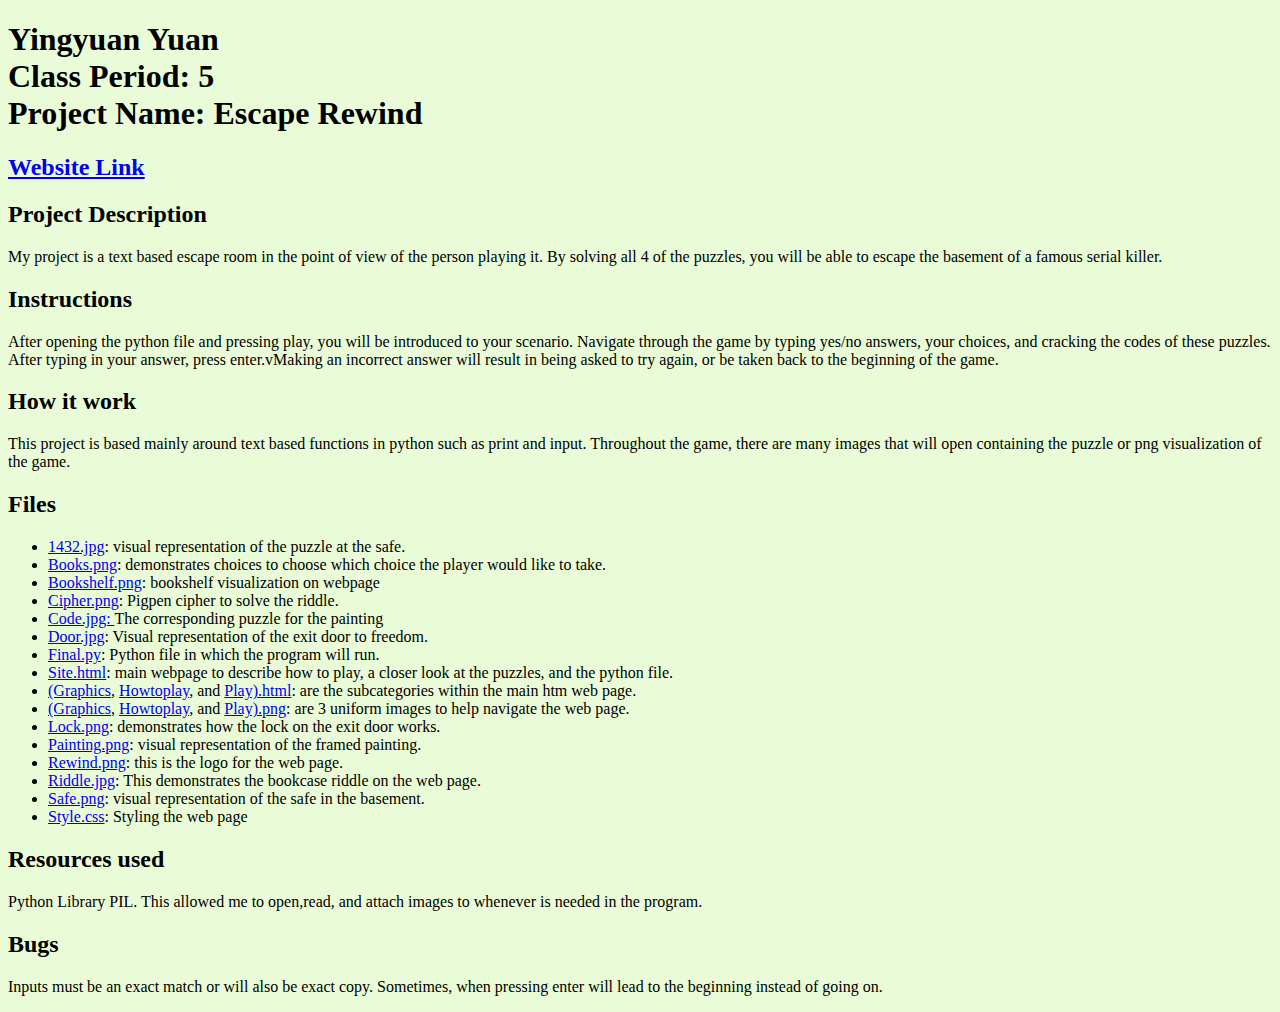
<file: final.html>
<!DOCTYPE html>

<html lang="en">
<head>
	<title>Escape Rewind</title>
</head>
<body style="background-color:#E9FCD7;">
  <h1>
Yingyuan Yuan<br>
Class Period: 5<br>
Project Name: Escape Rewind</h1>

<h2><a href=https://yingyuany.github.io/web/graphics.html>Website Link</a></h2>
<h2>Project Description</h2>
<p>
My project is a text based escape room in the point of view of the person playing it. By solving all 4 of the puzzles, you will be able to escape the basement of a famous serial killer.
</p>

<h2>Instructions</h2>
<p>After opening the python file and pressing play, you will be introduced to your scenario. Navigate through the game by typing yes/no answers, your choices, and cracking the codes of these puzzles. After typing in your answer, press enter.vMaking an incorrect answer will result in being asked to try again, or be taken back to the beginning of the game.
</p>
<h2>How it work</h2>
<p>This project is based mainly around text based functions in python such as print and input. Throughout the game, there are many images that will open containing the puzzle or png visualization of the game.
</p>


<h2>Files</h2>
<ul>
<li><a href="1432.jpg">1432.jpg</a>: visual representation of the puzzle at the safe.</li>
<li><a href="books.png">Books.png</a>: demonstrates choices to choose which choice the player would like to take.</li>
<li><a href="bookshelf.png">Bookshelf.png</a>: bookshelf visualization on webpage</li>
<li><a href="cipher.png">Cipher.png</a>: Pigpen cipher to solve the riddle.</li>
<li><a href="code.jpg">Code.jpg: </a>The corresponding puzzle for the painting</li>
<li><a href="door.jpg">Door.jpg</a>: Visual representation of the exit door to freedom.</li>
<li><a href="final.py">Final.py</a>: Python file in which the program will run.</li>
<li><a href="site.html">Site.html</a>: main webpage to describe how to play, a closer look at the puzzles, and the python file.</li>
<li><a href="graphics.html">(Graphics</a>, <a href="Howtoplay.html">Howtoplay</a>, and <a href="play.html">Play).html</a>: are the subcategories within the main htm web page.</li>
<li><a href="graphics.png">(Graphics</a>, <a href="Howtoplay.png">Howtoplay</a>, and <a href="play.png">Play).png</a>: are 3 uniform images to help navigate the web page.</li>
<li><a href="lock.png">Lock.png</a>: demonstrates how the lock on the exit door works.</li>
<li><a href="painting.png">Painting.png</a>: visual representation of the framed painting.</li>
<li><a href="rewind.png">Rewind.png</a>: this is the logo for the web page.</li>
<li><a href="riddle.jpg">Riddle.jpg</a>: This demonstrates the bookcase riddle on the web page.</li>
<li><a href="safe.png">Safe.png</a>: visual representation of the safe in the basement.</li>
<li><a href="style.css">Style.css</a>: Styling the web page</li>
</ul>

<h2>Resources used</h2>
<p>Python Library PIL. This allowed me to open,read, and attach images to whenever is needed in the program.</p>

<h2>Bugs</h2>
<p>Inputs must be an exact match or will also be exact copy.
Sometimes, when pressing enter will lead to the beginning instead of going on.</p>

</body>
  
  </html>
</file>
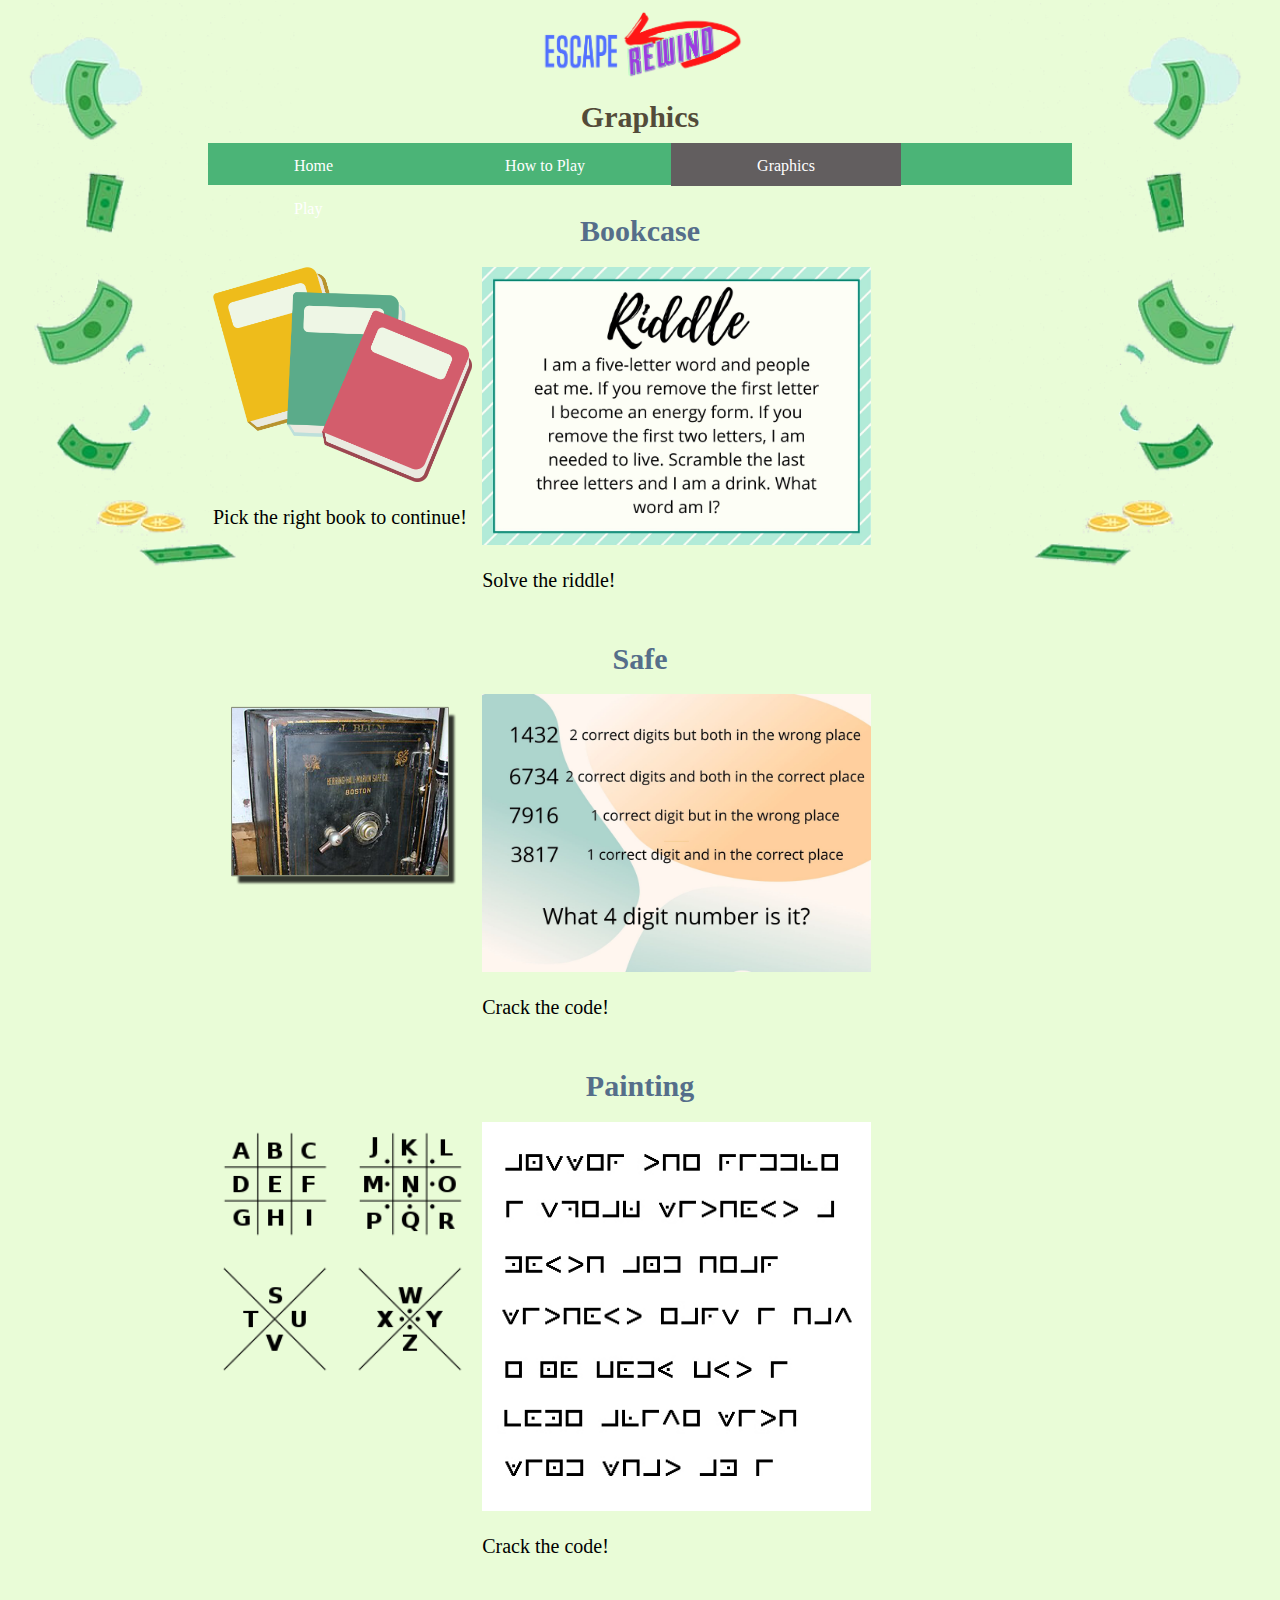
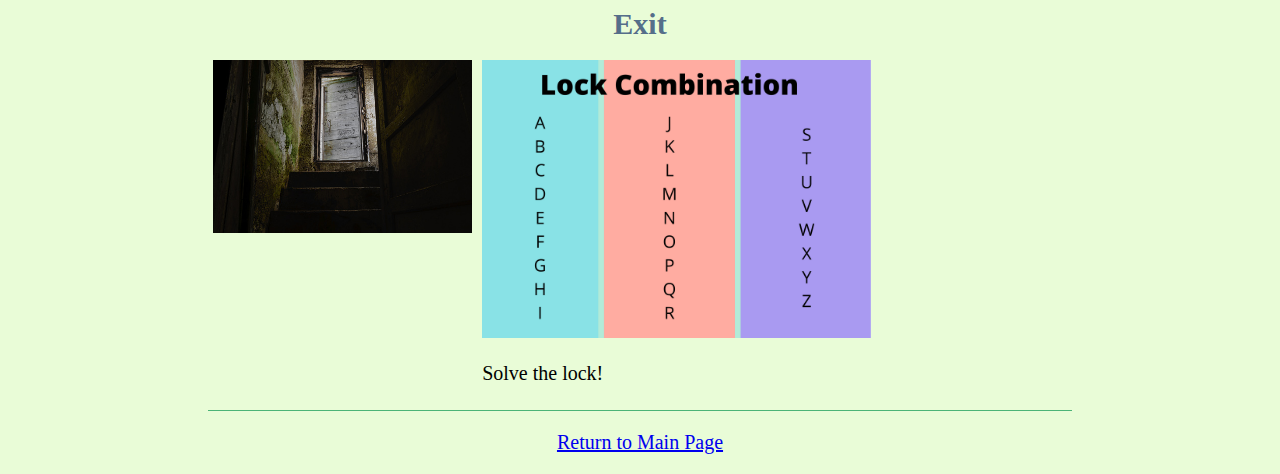
<file: graphics.html>
<!DOCTYPE html>

<html lang="en">
  
<head>
  <title> Graphics </title>
  <link rel="stylesheet" href="style.css">
</head>

<body>
<img src="Rewind.png" width="20%;" 
	class="center"></img>
<h1>
    Graphics
</h1>
  <nav class="crumb">
    <ul>
	    <li ><a href="site.html">Home</a></li>
        <li><a href="Howtoplay.html">How to Play</a></li>
        <li><a class="active" href="graphics.html">Graphics</a></li>
        <li><a href="Play.html">Play</a></li>
    </ul>
<h2> Bookcase </h2>
<div class="row">
  <div class="column">
    <img src="books.png" alt="bookshelf" style="width:100%">
	<p>
	Pick the right book to continue!
	</p>
  </div>
  <div class="column">
    <img src="Riddle.jpg" alt="safe" style="width:150%">
	<p>
	Solve the riddle!
	</p>
  </div>
 </div>
 <h2>
 Safe
 </h2>
 <div class="row">
  <div class="column">
    <img src="safe.png" alt="bookshelf" style="width:100%">
  </div>
  <div class="column">
    <img src="1432.jpg" alt="bookshelf" style="width:150%">
	<p>
	Crack the code!
	</p>
  </div>
 </div>
 <h2> 
 Painting
 </h2>
 <div class="row">
  <div class="column">
    <img src="Cipher.png" alt="bookshelf" style="width:100%">
  </div>
  <div class="column">
    <img src="code.jpg" alt="bookshelf" style="width:150%">
	<p>
	Crack the code!
	</p>
	</div>
 </div>
 <h2>
 Exit
 </h2>
  <div class="row">
  <div class="column">
    <img src="door.jpg" alt="exit" style="width:100%">
  </div>
  <div class="column">
    <img src="lock.png" alt="lock" style="width:150%">
	<p>
	Solve the lock!
	</p>
	</div>
 </div>
 
 
</nav>
  <footer>
  <p>
  <a href="final.html"> Return to Main Page </a>
  </p>
  </footer>
 </body>
 </html>
</file>
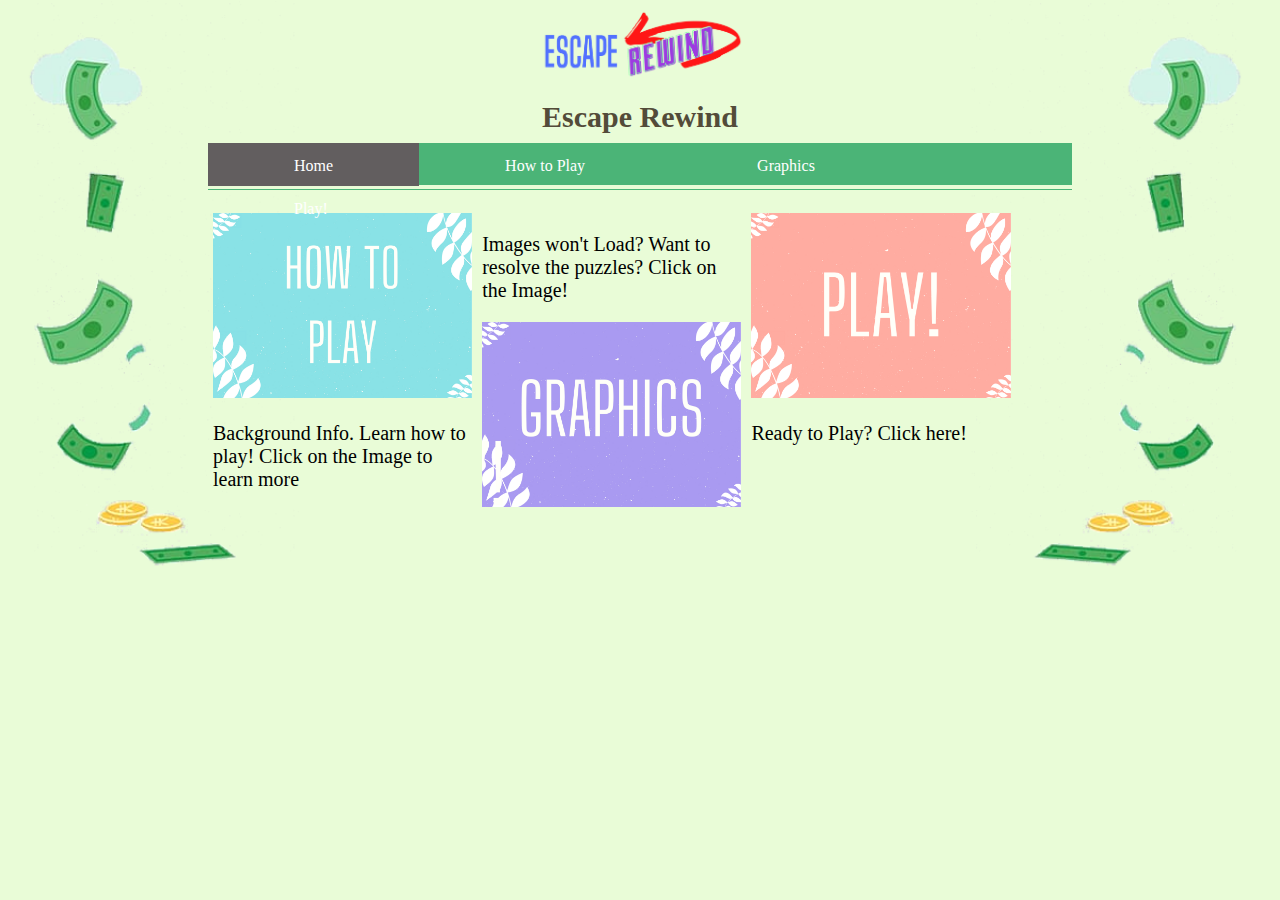
<file: site.html>
<!DOCTYPE html>

<html lang="en">
  
<head>
	<title> Escape Rewind </title>
	<link rel="stylesheet" href="style.css">
</head>

<body>
<img src="Rewind.png" width="150%;" 
class="center"></img>

<h1> Escape Rewind </h1>
<nav class="crumb">
    <ul>
	    <li><a class="active" 
		href="site.html">Home</a></li>
        <li><a href="Howtoplay.html">How to Play</a></li>
        <li><a href="graphics.html">Graphics</a></li>
        <li><a href="Play.html">Play!</a></li>
    </ul>
</nav>
<br/>
<br>
<div class="row">
  <div class="column">
  <a href="howtoplay.html">
    <img src="howtoplay.png" alt="bookshelf" style="width:100%">
	</a>
	<p>
	Background Info. Learn how to play! Click on the Image to learn more
	</p>
  </div>
  <div class="column">
	<p>
	Images won't Load? Want to resolve the puzzles? Click on the Image!
	</p>
	<a href="graphics.html">
    <img src="Graphics.png" alt="safe" style="width:100%">
	</a>
  </div>
  <div class="column">
  <a href="play.html">
    <img src="Play.png" alt="painting" style="width:100%">
	</a>
	<p>
	Ready to Play? Click here!
	</p>
  </div>
</div>
</h3>

  </body>
  
  </html>
</file>
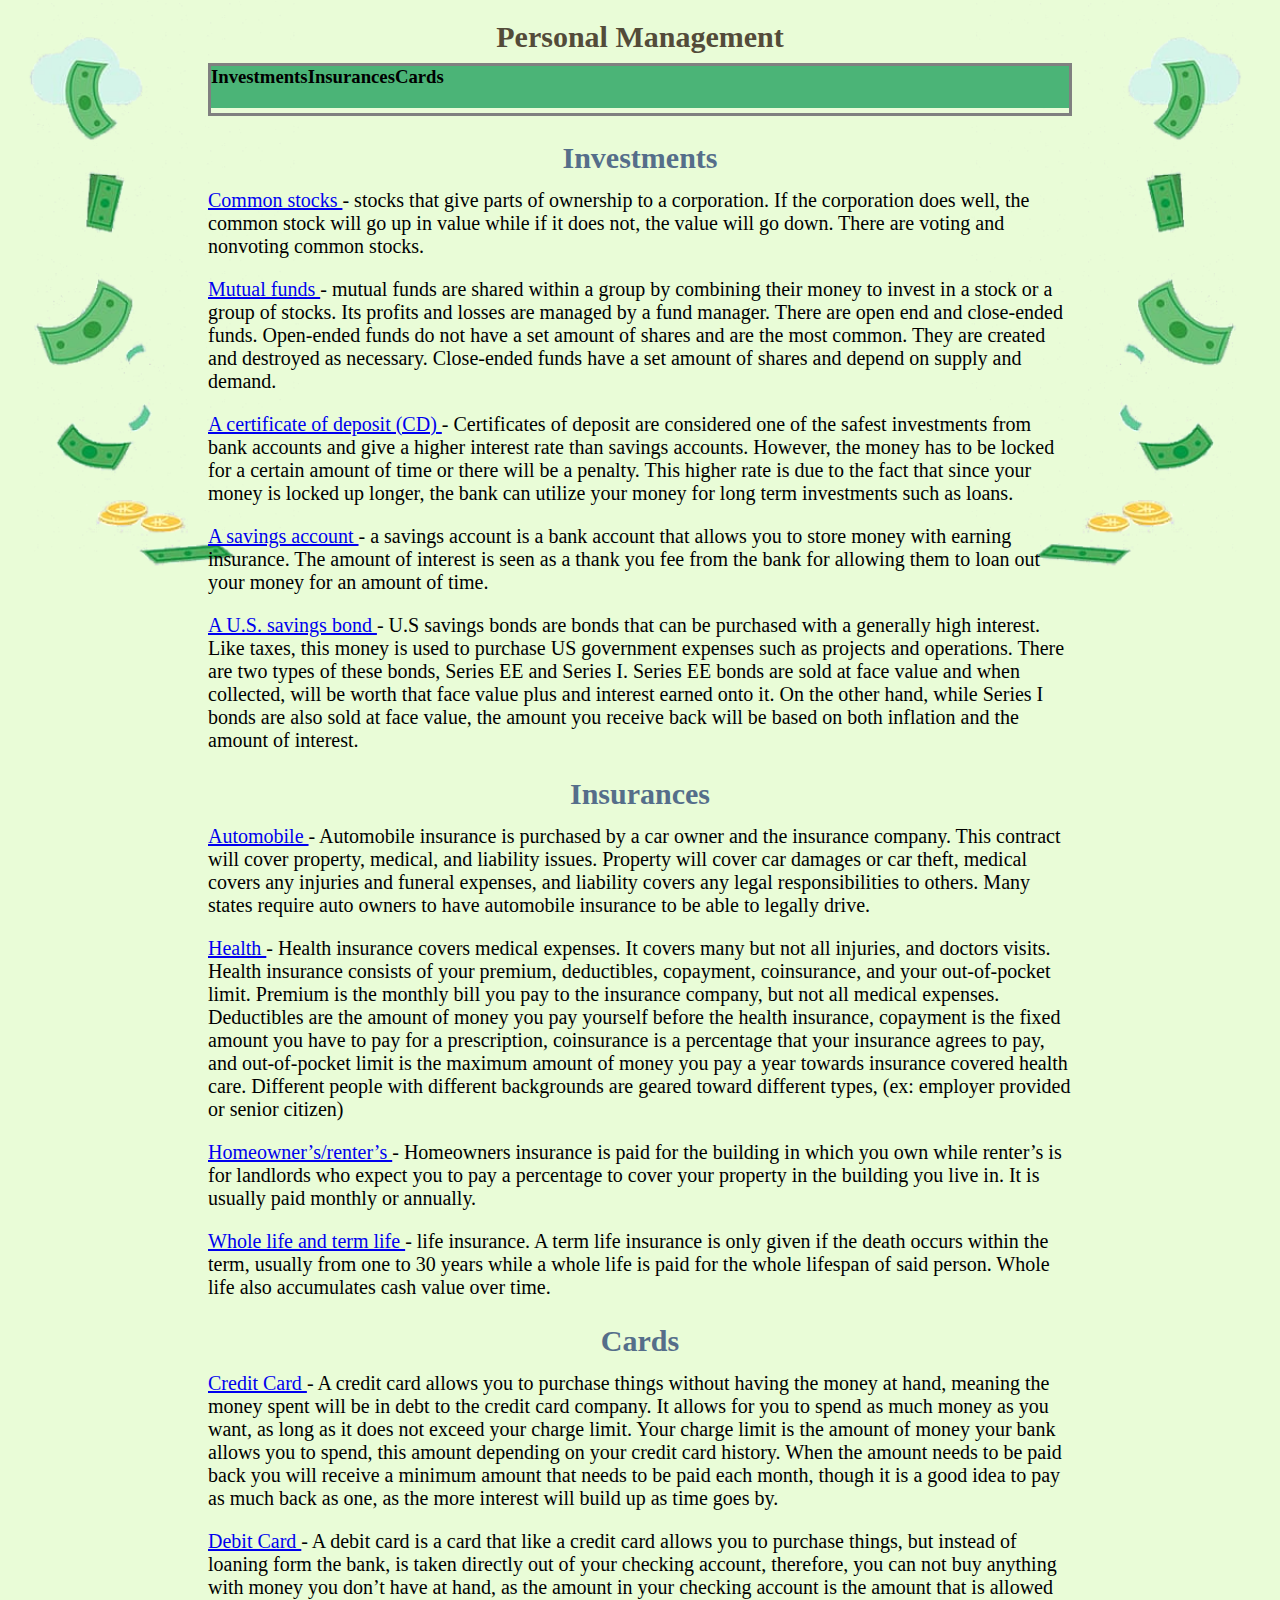
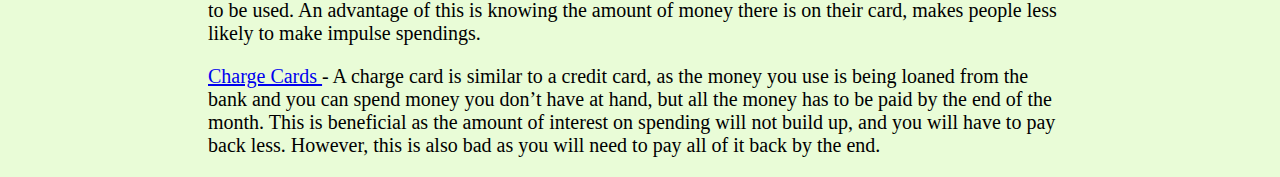
<file: subject.html>
<!DOCTYPE html>

<html lang="en">
  
<head>
  <title> Personal Management </title>
    <link rel="stylesheet" href="style.css">
</head>
  
<body>
  <h1>
    Personal Management
  </h1>
  <h3>
    <ul>
      <li> Investments </li>
      <li> Insurances </li>
      <li> Cards </li>
    </ul> 
  </h3>
  <h2>
    Investments
  </h2>
  <p>
  </p>
  <p>
    <a href= "https://www.thebalance.com/common-stocks-3305892"> Common stocks </a>
      - stocks that give parts of ownership to a corporation. If the corporation does well, the common stock will go up in value while if it does not, the value will go down. There are voting and nonvoting common stocks. 
  </p>
  <p>
    <a href="https://www.thebalance.com/mutual-funds-101-356319"> Mutual funds </a>
      - mutual funds are shared within a group by combining their money to invest in a stock or a group of stocks. Its profits and losses are managed by a fund manager. There are open end and close-ended funds. Open-ended funds do not have a set amount of shares and are the most common. They are created and destroyed as necessary. Close-ended funds have a set amount of shares and depend on supply and demand.
  </p>
  <p>
    <a href="https://corporatefinanceinstitute.com/resources/knowledge/finance/certificate-of-deposit-cd/"> A certificate of deposit (CD) </a>
      - Certificates of deposit are considered one of the safest investments from bank accounts and give a higher interest rate than savings accounts. However, the money has to be locked for a certain amount of time or there will be a penalty. This higher rate is due to the fact that since your money is locked up longer, the bank can utilize your money for long term investments such as loans. 
  </p>
  <p>
    <a href="https://www.nerdwallet.com/article/banking/savings-accounts-basics"> A savings account </a>
      - a savings account is a bank account that allows you to store money with earning insurance. The amount of interest is seen as a thank you fee from the bank for allowing them to loan out your money for an amount of time.
  </p>
  <p>
    <a href="https://www.journalofaccountancy.com/issues/2004/sep/eevsibondswhicharebetter.html"> A U.S. savings bond </a>
      - U.S savings bonds are bonds that can be purchased with a generally high interest. Like taxes, this money is used to purchase US government expenses such as projects and operations. There are two types of these bonds, Series EE and Series I. Series EE bonds are sold at face value and when collected, will be worth that face value plus and interest earned onto it. On the other hand, while Series I bonds are also sold at face value, the amount you receive back will be based on both inflation and the amount of interest.
  </p>
  <p>
  </p>
  <h2>
    Insurances
  </h2>
  <p>
    <a href="https://www.iii.org/publications/insurance-handbook/insurance-basics/auto-insurance-basics"> Automobile </a>
      - Automobile insurance is purchased by a car owner and the insurance company. This contract will cover property, medical, and liability issues. Property will cover car damages or car theft, medical covers any injuries and funeral expenses, and liability covers any legal responsibilities to others. Many states require auto owners to have automobile insurance to be able to legally drive.
  </p>
  <p>
    <a href="https://www.policygenius.com/health-insurance/learn/health-insurance-basics-and-guide/"> Health </a>
      - Health insurance covers medical expenses. It covers many but not all injuries, and doctors visits. Health insurance consists of your premium, deductibles, copayment, coinsurance, and your out-of-pocket limit. Premium is the monthly bill you pay to the insurance company, but not all medical expenses. Deductibles are the amount of money you pay yourself before the health insurance, copayment is the fixed amount you have to pay for a prescription, coinsurance is a percentage that your insurance agrees to pay, and out-of-pocket limit is the maximum amount of money you pay a year towards insurance covered health care. Different people with different backgrounds are geared toward different types, (ex: employer provided or senior citizen)
  </p>
  <p>
    <a href="https://www.iii.org/article/what-homeowners-insurance"> Homeowner’s/renter’s </a>
      - Homeowners insurance is paid for the building in which you own while renter’s is for landlords who expect you to pay a percentage to cover your property in the building you live in. It is usually paid monthly or annually.
  </p>
  <p>
    <a href="https://www.iii.org/article/life-insurance-basics"> Whole life and term life </a>
      - life insurance. A term life insurance is only given if the death occurs within the term, usually from one to 30 years while a whole life is paid for the whole lifespan of said person. Whole life also accumulates cash value over time.
  </p>
  <p>
  </p>
  <h2>
    Cards
  </h2>
  <p>
    <a href="https://www.thesimpledollar.com/credit-cards/personal-finance-101-charge-cards-versus-debit-cards-versus-credit-cards-pros-and-cons/"> Credit Card </a>
      - A credit card allows you to purchase things without having the money at hand, meaning the money spent will be in debt to the credit card company. It allows for you to spend as much money as you want, as long as it does not exceed your charge limit. Your charge limit is the amount of money your bank allows you to spend, this amount depending on your credit card history. When the amount needs to be paid back you will receive a minimum amount that needs to be paid each month, though it is a good idea to pay as much back as one, as the more interest will build up as time goes by. 
  </p>
  <p>
    <a href="https://www.thesimpledollar.com/credit-cards/personal-finance-101-charge-cards-versus-debit-cards-versus-credit-cards-pros-and-cons/"> Debit Card </a>
      - A debit card is a card that like a credit card allows you to purchase things, but instead of loaning form the bank, is taken directly out of your checking account, therefore, you can not buy anything with money you don’t have at hand, as the amount in your checking account is the amount that is allowed to be used. An advantage of this is knowing the amount of money there is on their card, makes people less likely to make impulse spendings.
  </p>
  <p>
    <a href="https://www.thesimpledollar.com/credit-cards/personal-finance-101-charge-cards-versus-debit-cards-versus-credit-cards-pros-and-cons/"> Charge Cards </a>
      - A charge card is similar to a credit card, as the money you use is being loaned from the bank and you can spend money you don’t have at hand, but all the money has to be paid by the end of the month. This is beneficial as the amount of interest on spending will not build up, and you will have to pay back less. However, this is also bad as you will need to pay all of it back by the end.
  </p>
</body>
  
</html>
</file>
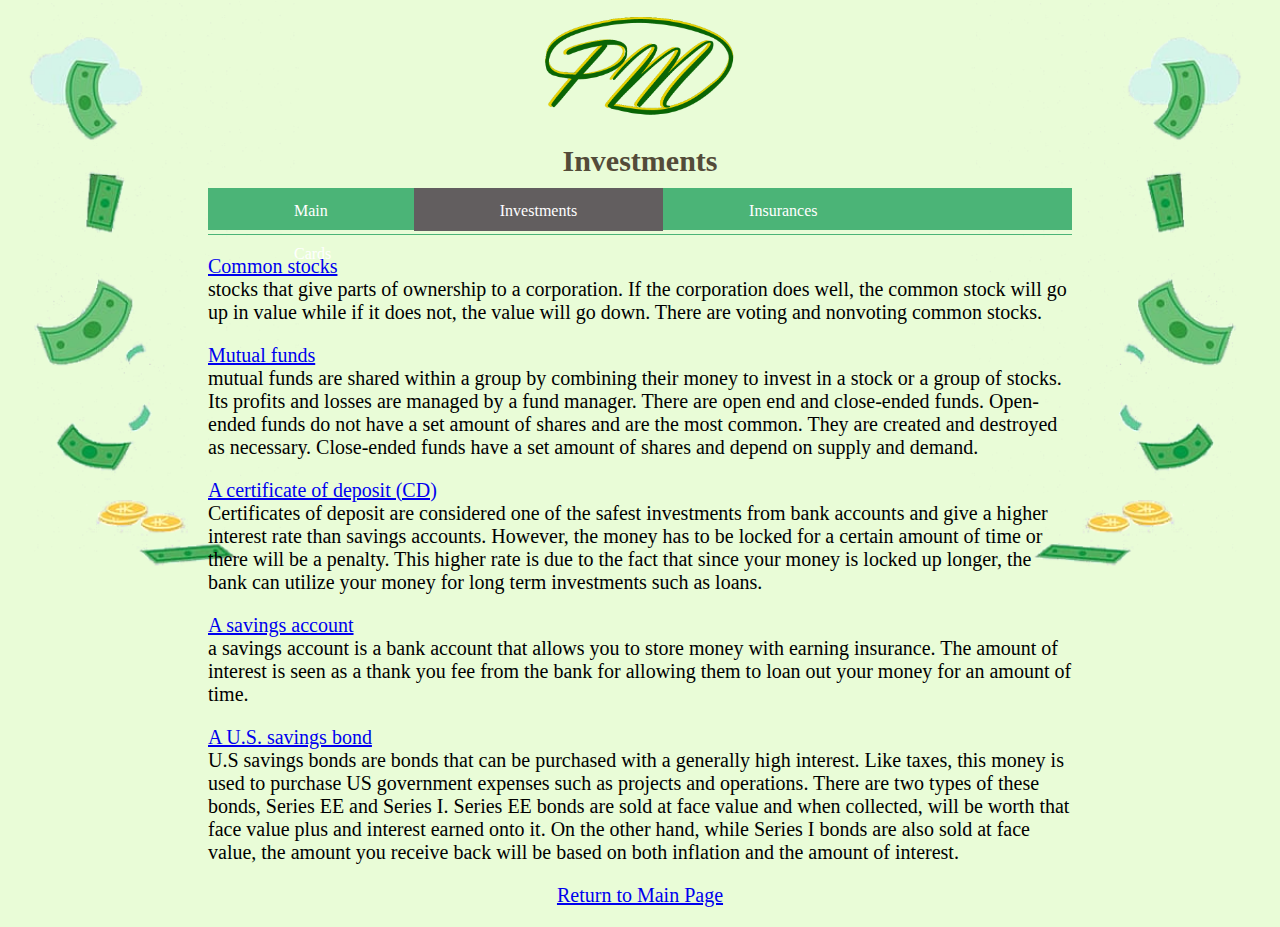
<file: topic1.html>
<!DOCTYPE html>

<html lang="en">
  
<head>
  <title> Investments </title>
  <link rel="stylesheet" href="style.css">
</head>

<body>
<img src="pm_logo1.png" width="20%;" 
class="center"></img>
<h1>
    Investments
</h1>
<nav class="crumb">
    <ul>
	    <li><a href="site.html">Main</a></li>
        <li><a class="active" href="topic1.html">Investments</a></li>
        <li><a href="topic2.html">Insurances</a></li>
        <li><a href="topic3.html">Cards</a></li>
    </ul>
</nav>
  <p>
    <a href= "https://www.thebalance.com/common-stocks-3305892"> Common stocks </a>
      <br/>
	  stocks that give parts of ownership to a corporation. If the corporation does well, the common stock will go up in value while if it does not, the value will go down. There are voting and nonvoting common stocks. 
  </p>
   <p>
    <a href="https://www.thebalance.com/mutual-funds-101-356319"> Mutual funds </a>
      <br/>
	  mutual funds are shared within a group by combining their money to invest in a stock or a group of stocks. Its profits and losses are managed by a fund manager. There are open end and close-ended funds. Open-ended funds do not have a set amount of shares and are the most common. They are created and destroyed as necessary. Close-ended funds have a set amount of shares and depend on supply and demand.
  </p>
  <p>
    <a href="https://corporatefinanceinstitute.com/resources/knowledge/finance/certificate-of-deposit-cd/"> A certificate of deposit (CD) </a>
      <br/>
	  Certificates of deposit are considered one of the safest investments from bank accounts and give a higher interest rate than savings accounts. However, the money has to be locked for a certain amount of time or there will be a penalty. This higher rate is due to the fact that since your money is locked up longer, the bank can utilize your money for long term investments such as loans. 
  </p>
  <p>
    <a href="https://www.nerdwallet.com/article/banking/savings-accounts-basics"> A savings account </a>
      <br/>
	  a savings account is a bank account that allows you to store money with earning insurance. The amount of interest is seen as a thank you fee from the bank for allowing them to loan out your money for an amount of time.
  </p>
  <p>
    <a href="https://www.journalofaccountancy.com/issues/2004/sep/eevsibondswhicharebetter.html"> A U.S. savings bond </a>
      <br/>
	  U.S savings bonds are bonds that can be purchased with a generally high interest. Like taxes, this money is used to purchase US government expenses such as projects and operations. There are two types of these bonds, Series EE and Series I. Series EE bonds are sold at face value and when collected, will be worth that face value plus and interest earned onto it. On the other hand, while Series I bonds are also sold at face value, the amount you receive back will be based on both inflation and the amount of interest.
  </p>
  <footer>
  <p>
  <a href="site.html"> Return to Main Page </a>
  </p>
  </footer>
 </body>
 </html>
</file>
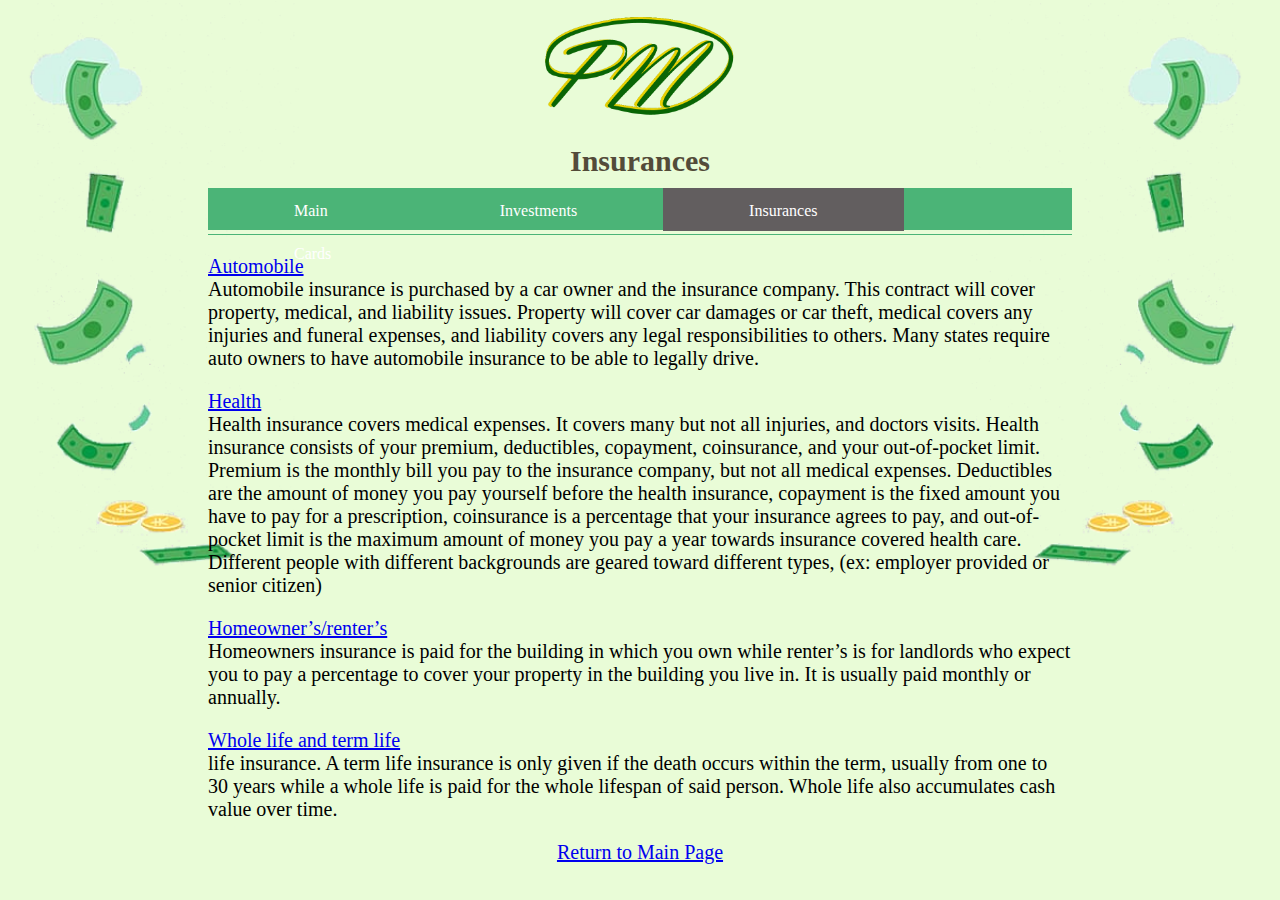
<file: topic2.html>
<!DOCTYPE html>

<html lang="en">
  
<head>
  <title> Insurances </title>
  <link rel="stylesheet" href="style.css">
</head>

<body>
<img src="pm_logo1.png" width="20%;" 
	class="center"></img>
<h1>
    Insurances
</h1>
  <nav class="crumb">
    <ul>
	    <li ><a href="site.html">Main</a></li>
        <li><a href="topic1.html">Investments</a></li>
        <li><a class="active" href="topic2.html">Insurances</a></li>
        <li><a href="topic3.html">Cards</a></li>
    </ul>
</nav>
  <p>
    <a href="https://www.iii.org/publications/insurance-handbook/insurance-basics/auto-insurance-basics"> Automobile </a>
 	  <br/>     
	    Automobile insurance is purchased by a car owner and the insurance company. This contract will cover property, medical, and liability issues. Property will cover car damages or car theft, medical covers any injuries and funeral expenses, and liability covers any legal responsibilities to others. Many states require auto owners to have automobile insurance to be able to legally drive.
  </p>
  <p>
    <a href="https://www.policygenius.com/health-insurance/learn/health-insurance-basics-and-guide/"> Health </a>
      <br/>
	  Health insurance covers medical expenses. It covers many but not all injuries, and doctors visits. Health insurance consists of your premium, deductibles, copayment, coinsurance, and your out-of-pocket limit. Premium is the monthly bill you pay to the insurance company, but not all medical expenses. Deductibles are the amount of money you pay yourself before the health insurance, copayment is the fixed amount you have to pay for a prescription, coinsurance is a percentage that your insurance agrees to pay, and out-of-pocket limit is the maximum amount of money you pay a year towards insurance covered health care. Different people with different backgrounds are geared toward different types, (ex: employer provided or senior citizen)
  </p>
  <p>
    <a href="https://www.iii.org/article/what-homeowners-insurance"> Homeowner’s/renter’s </a>
      <br/>
	  Homeowners insurance is paid for the building in which you own while renter’s is for landlords who expect you to pay a percentage to cover your property in the building you live in. It is usually paid monthly or annually.
  </p>
  <p>
    <a href="https://www.iii.org/article/life-insurance-basics"> Whole life and term life </a>
      <br/>
	  life insurance. A term life insurance is only given if the death occurs within the term, usually from one to 30 years while a whole life is paid for the whole lifespan of said person. Whole life also accumulates cash value over time.
  </p>
  <footer>
  <p>
  <a href="site.html"> Return to Main Page </a>
  </p>
  </footer>
 </body>
 </html>
</file>
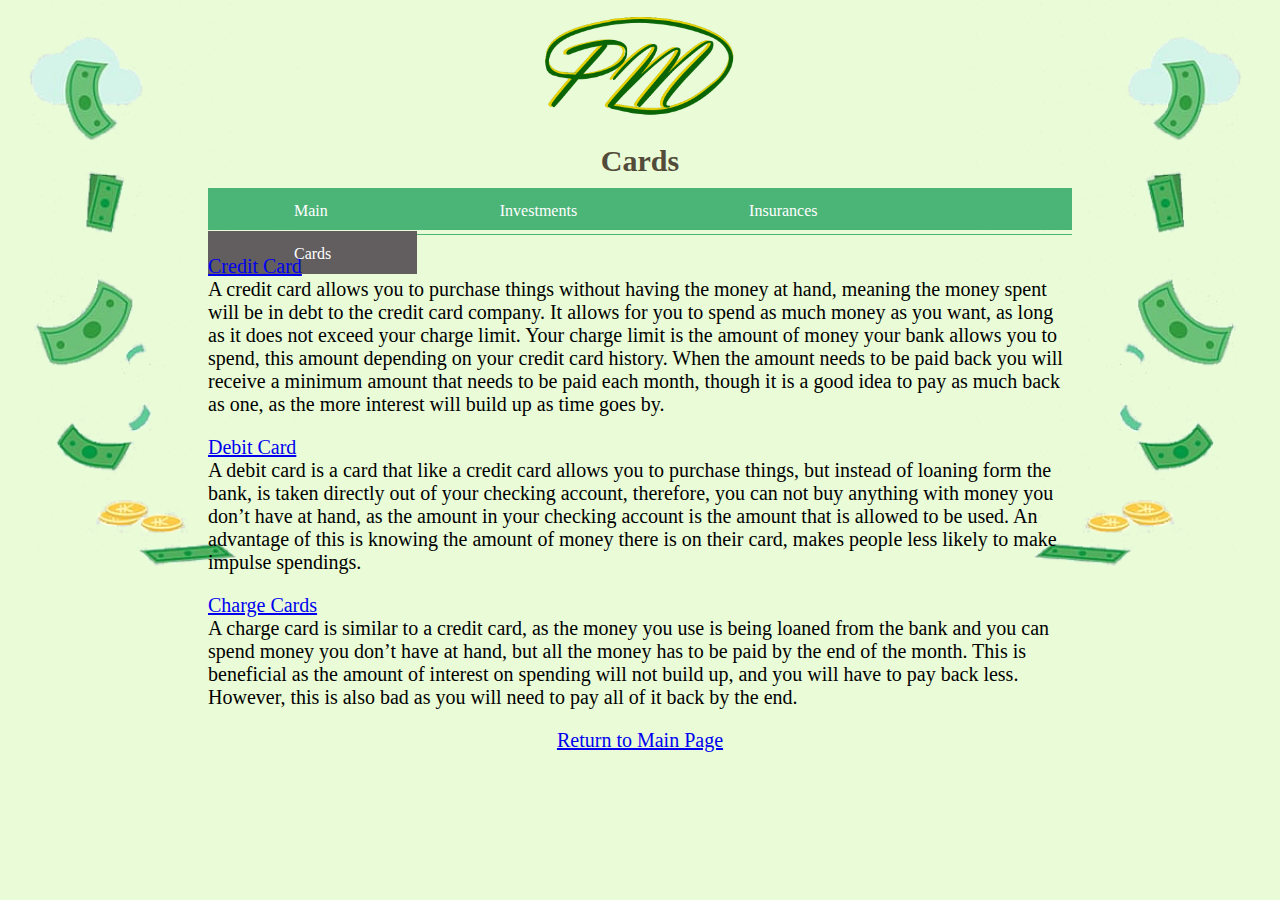
<file: topic3.html>
<!DOCTYPE html>

<html lang="en">
  
<head>
  <title> Cards </title>
  <link rel="stylesheet" href="style.css">
</head>

<body>
<img src="pm_logo1.png" width="20%;" 
class="center"></img>
<h1>
    Cards
</h1>
  <nav class="crumb">
    <ul>
	    <li><a href="site.html">Main</a></li>
        <li><a href="topic1.html">Investments</a></li>
        <li><a href="topic2.html">Insurances</a></li>
        <li><a class="active" href="topic3.html">Cards</a></li>
    </ul>
</nav>

  <p>
    <a href="https://www.thesimpledollar.com/credit-cards/personal-finance-101-charge-cards-versus-debit-cards-versus-credit-cards-pros-and-cons/"> Credit Card </a>
      <br/>
	  A credit card allows you to purchase things without having the money at hand, meaning the money spent will be in debt to the credit card company. It allows for you to spend as much money as you want, as long as it does not exceed your charge limit. Your charge limit is the amount of money your bank allows you to spend, this amount depending on your credit card history. When the amount needs to be paid back you will receive a minimum amount that needs to be paid each month, though it is a good idea to pay as much back as one, as the more interest will build up as time goes by. 
  </p>
  <p>
    <a href="https://www.thesimpledollar.com/credit-cards/personal-finance-101-charge-cards-versus-debit-cards-versus-credit-cards-pros-and-cons/"> Debit Card </a>
      <br/>
	  A debit card is a card that like a credit card allows you to purchase things, but instead of loaning form the bank, is taken directly out of your checking account, therefore, you can not buy anything with money you don’t have at hand, as the amount in your checking account is the amount that is allowed to be used. An advantage of this is knowing the amount of money there is on their card, makes people less likely to make impulse spendings.
  </p>
  <p>
    <a href="https://www.thesimpledollar.com/credit-cards/personal-finance-101-charge-cards-versus-debit-cards-versus-credit-cards-pros-and-cons/"> Charge Cards </a>
      <br/>
	  A charge card is similar to a credit card, as the money you use is being loaned from the bank and you can spend money you don’t have at hand, but all the money has to be paid by the end of the month. This is beneficial as the amount of interest on spending will not build up, and you will have to pay back less. However, this is also bad as you will need to pay all of it back by the end.
  </p>
  
<footer>
  <p>
	<a href="site.html"> Return to Main Page </a>
  </p>
</footer>
</body>
  
</html>
</file>
<file: style.css>
body {
	background-color: #E9FCD7;
	font-family: Georgia, serif;
	padding-left: 200px;
	padding-right: 200px;
	background-image:url("B4.png");
	background-repeat: no-repeat;
	background-size:100%;
}

lef{
	float: left;
	width: 200px
}

righ{
	float: left;
	width: 200px
	
}
	
cent{
	float: left;
	width: 300px
}

.center{
	display: block;
	margin-left:auto;
	margin-right: auto;
	width:25%;
}

.cent{
	display: block;
	margin-left:auto;
	margin-right: auto;
	width:500px
}

table{
	border: no-border;
	text-align: cent;
	margin-left:100px;
	margin-right:100px;
	}

h1 {
	font-size: 30px;
	color: #534B39;
	text-align: center;
	height: 23px
}

td, th {
	border:no-border;
	font-size: 30px;
	color: #534B39;
	text-align: center;
	width: 400px
}
	
h2 {
	font-size: 30px;
	color: #556E8A;
	text-align: center;
	height: 23px
}

h3 {
	text-align: center;
	border: solid;
	border-color: gray
}

p {
	font-size: 20px;
	border-color: #5F543E;

}

h2{
	margin-left: 100px;
	margin-right: 100px
}

footer{
	text-align: center;
	display: block;
}

nav {
    border-bottom: 1px solid #4bb477;
	display: inline-block;
	
}

ul {
	list-style-type:none;
	margin: 0;
	padding: 0;
	width: 100%;
	text-align: center;
	background-color: #4bb477;
	height: 42px;
	list-style-type:none;
	display: inline-block;
}

li {
	display: inline;
	float: left
}

li a {
	display: block;
	color:white;
	text-align: center;
	padding: 14px 86px;
	text-decoration: none;
	height: 15px;
}



li a:hover {
	background-color: #111
}

ul a.active {
	background-color: #625e5f;
	color: white;
}

.column {
  float: left;
  width: 30%;
  padding: 5px;
}

.row:after {
  content: "";
  clear: both;
  display: table;
}
</file>
